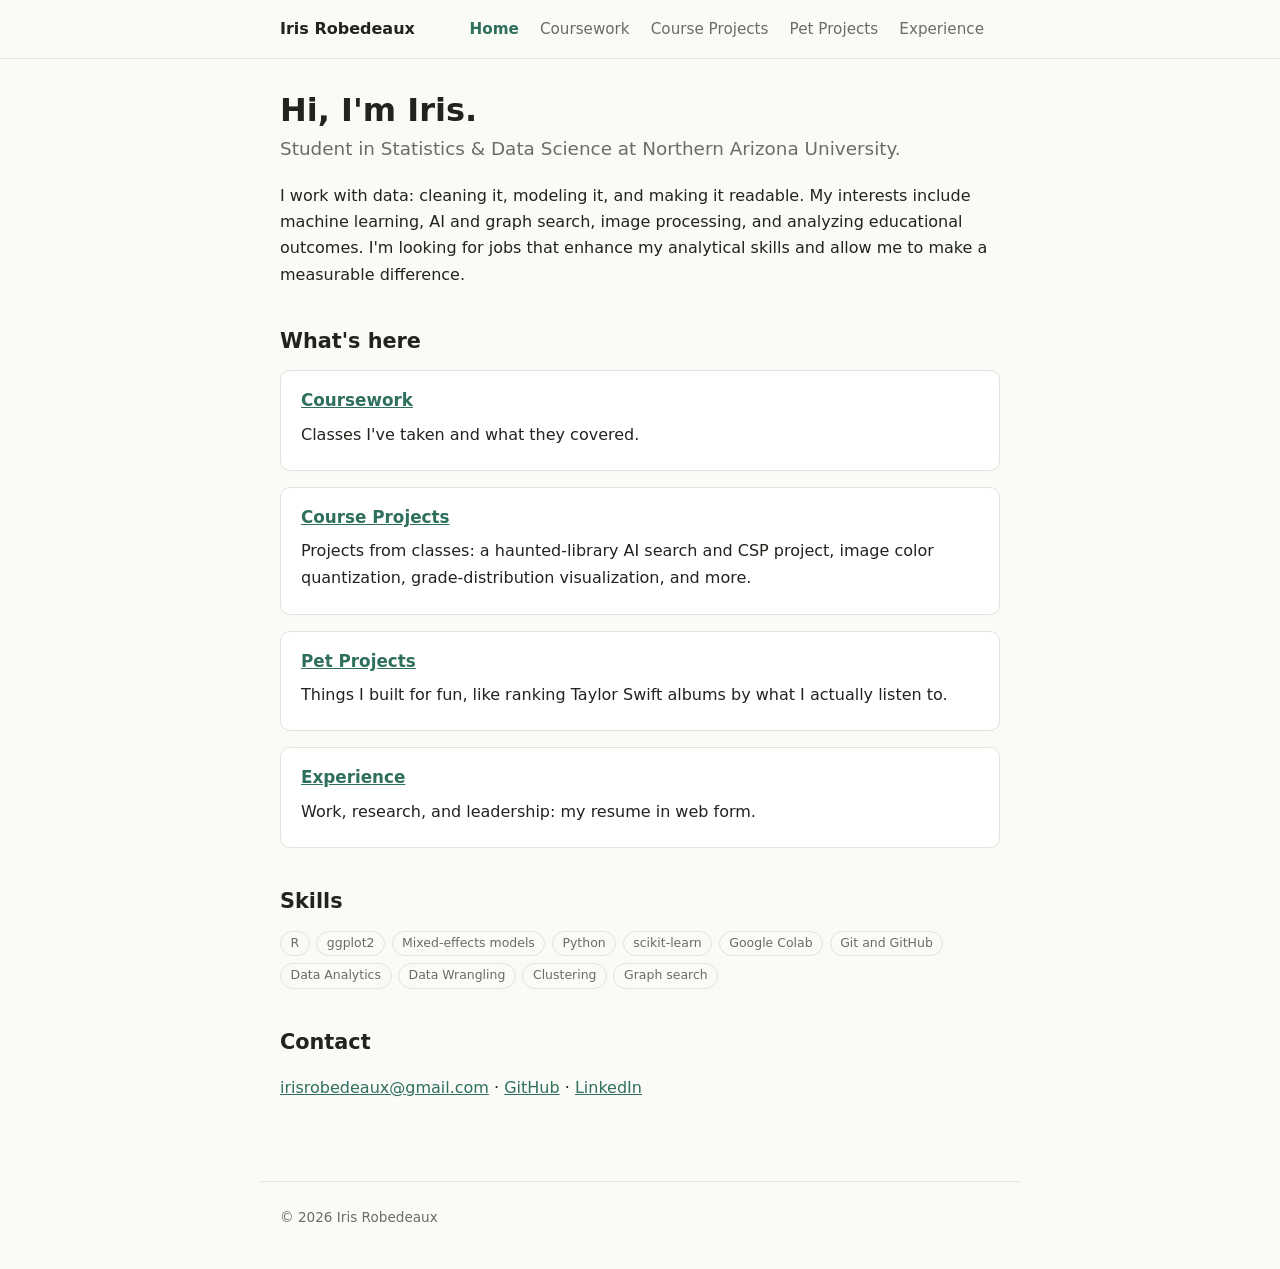
<file: index.html>
<!doctype html>
<html lang="en">
<head>
  <meta charset="utf-8">
  <meta name="viewport" content="width=device-width, initial-scale=1">
  <title>Iris Robedeaux</title>
  <meta name="description" content="Personal site of Iris Robedeaux: coursework, projects, and experience.">
  <link rel="stylesheet" href="style.css">
</head>
<body>
  <header class="site">
    <div class="inner">
      <a class="brand" href="index.html">Iris Robedeaux</a>
      <nav>
        <a href="index.html" aria-current="page">Home</a>
        <a href="coursework.html">Coursework</a>
        <a href="course-projects.html">Course Projects</a>
        <a href="pet-projects.html">Pet Projects</a>
        <a href="experience.html">Experience</a>
      </nav>
    </div>
  </header>

  <main>
    <h1>Hi, I'm Iris.</h1>
    <p class="lead">Student in Statistics & Data Science at Northern Arizona University.

    <p>
      I work with data: cleaning it, modeling it, and making it readable. My interests include
      machine learning, AI and graph search, image processing, and analyzing educational outcomes.
      I'm looking for jobs that enhance my analytical skills and allow me to make a measurable difference.
    </p>

    <h2>What's here</h2>
    <div class="card">
      <h3><a href="coursework.html">Coursework</a></h3>
      <p>Classes I've taken and what they covered.</p>
    </div>
    <div class="card">
      <h3><a href="course-projects.html">Course Projects</a></h3>
      <p>Projects from classes: a haunted-library AI search and CSP project, image color quantization, grade-distribution visualization, and more.</p>
    </div>
    <div class="card">
      <h3><a href="pet-projects.html">Pet Projects</a></h3>
      <p>Things I built for fun, like ranking Taylor Swift albums by what I actually listen to.</p>
    </div>
    <div class="card">
      <h3><a href="experience.html">Experience</a></h3>
      <p>Work, research, and leadership: my resume in web form.</p>
    </div>

    <h2>Skills</h2>
    <div class="tags">
      <span class="tag">R</span>
      <span class="tag">ggplot2</span>
      <span class="tag">Mixed-effects models</span>
      <span class="tag">Python</span>
      <span class="tag">scikit-learn</span>
      <span class="tag">Google Colab</span>
      <span class="tag">Git and GitHub</span>
      <span class="tag">Data Analytics</span>
      <span class="tag">Data Wrangling</span>
      <span class="tag">Clustering</span>
      <span class="tag">Graph search</span>
    </div>

    <h2>Contact</h2>
    <p>
      <a href="mailto:irisrobedeaux@gmail.com">irisrobedeaux@gmail.com</a> ·
      <a href="https://github.com/iris-robedeaux">GitHub</a> ·
      <a href="https://www.linkedin.com/in/iris-robedeaux">LinkedIn</a> 
    </p>
  </main>

  <footer>&copy; 2026 Iris Robedeaux</footer>
</body>
</html>
</file>
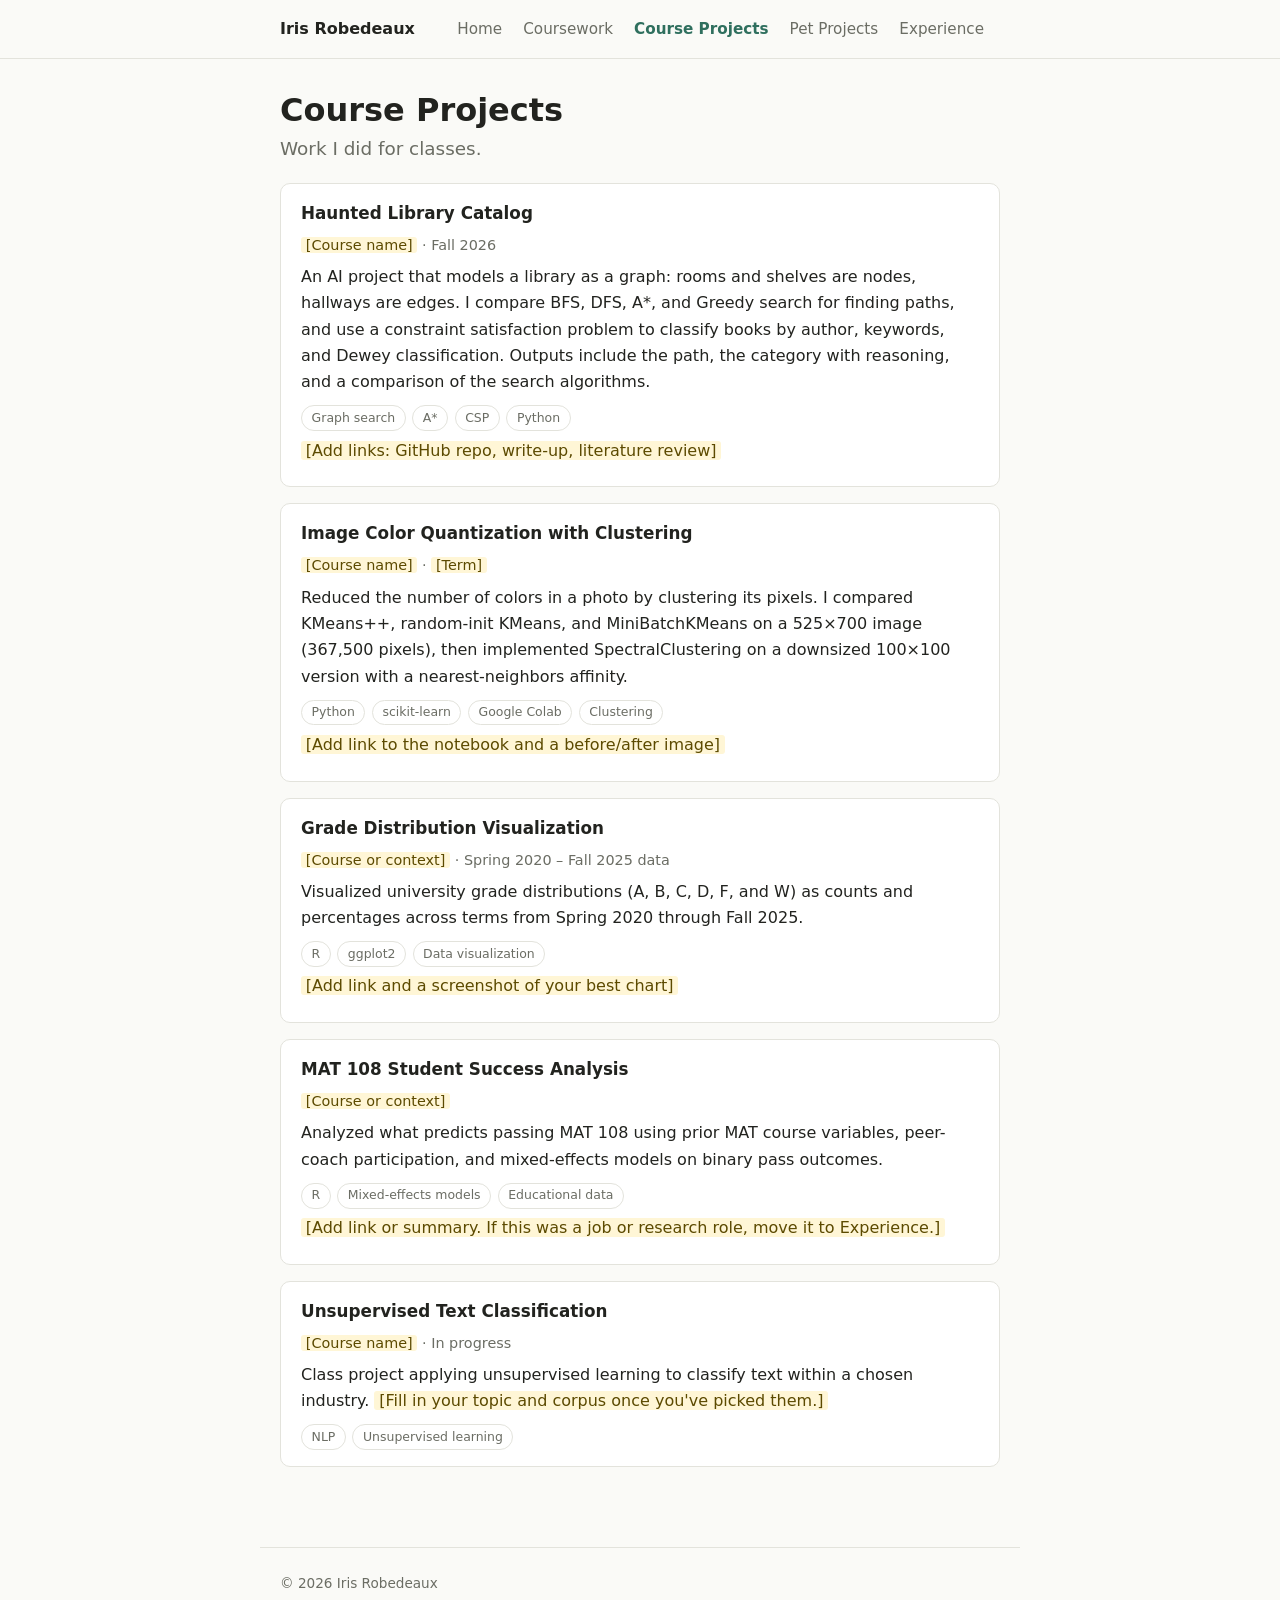
<file: course-projects.html>
<!doctype html>
<html lang="en">
<head>
  <meta charset="utf-8">
  <meta name="viewport" content="width=device-width, initial-scale=1">
  <title>Course Projects · Iris Robedeaux</title>
  <meta name="description" content="Projects Iris Robedeaux built for classes.">
  <link rel="stylesheet" href="style.css">
</head>
<body>
  <header class="site">
    <div class="inner">
      <a class="brand" href="index.html">Iris Robedeaux</a>
      <nav>
        <a href="index.html">Home</a>
        <a href="coursework.html">Coursework</a>
        <a href="course-projects.html" aria-current="page">Course Projects</a>
        <a href="pet-projects.html">Pet Projects</a>
        <a href="experience.html">Experience</a>
      </nav>
    </div>
  </header>

  <main>
    <h1>Course Projects</h1>
    <p class="lead">Work I did for classes.</p>

    <div class="card">
      <h3>Haunted Library Catalog</h3>
      <p class="meta"><span class="todo">[Course name]</span> · Fall 2026</p>
      <p>
        An AI project that models a library as a graph: rooms and shelves are nodes, hallways are edges.
        I compare BFS, DFS, A*, and Greedy search for finding paths, and use a constraint satisfaction
        problem to classify books by author, keywords, and Dewey classification. Outputs include the
        path, the category with reasoning, and a comparison of the search algorithms.
      </p>
      <div class="tags">
        <span class="tag">Graph search</span><span class="tag">A*</span><span class="tag">CSP</span><span class="tag">Python</span>
      </div>
      <p><span class="todo">[Add links: GitHub repo, write-up, literature review]</span></p>
    </div>

    <div class="card">
      <h3>Image Color Quantization with Clustering</h3>
      <p class="meta"><span class="todo">[Course name]</span> · <span class="todo">[Term]</span></p>
      <p>
        Reduced the number of colors in a photo by clustering its pixels. I compared KMeans++, random-init
        KMeans, and MiniBatchKMeans on a 525×700 image (367,500 pixels), then implemented SpectralClustering
        on a downsized 100×100 version with a nearest-neighbors affinity.
      </p>
      <div class="tags">
        <span class="tag">Python</span><span class="tag">scikit-learn</span><span class="tag">Google Colab</span><span class="tag">Clustering</span>
      </div>
      <p><span class="todo">[Add link to the notebook and a before/after image]</span></p>
    </div>

    <div class="card">
      <h3>Grade Distribution Visualization</h3>
      <p class="meta"><span class="todo">[Course or context]</span> · Spring 2020 – Fall 2025 data</p>
      <p>
        Visualized university grade distributions (A, B, C, D, F, and W) as counts and percentages across
        terms from Spring 2020 through Fall 2025.
      </p>
      <div class="tags">
        <span class="tag">R</span><span class="tag">ggplot2</span><span class="tag">Data visualization</span>
      </div>
      <p><span class="todo">[Add link and a screenshot of your best chart]</span></p>
    </div>

    <div class="card">
      <h3>MAT 108 Student Success Analysis</h3>
      <p class="meta"><span class="todo">[Course or context]</span></p>
      <p>
        Analyzed what predicts passing MAT 108 using prior MAT course variables, peer-coach participation,
        and mixed-effects models on binary pass outcomes.
      </p>
      <div class="tags">
        <span class="tag">R</span><span class="tag">Mixed-effects models</span><span class="tag">Educational data</span>
      </div>
      <p><span class="todo">[Add link or summary. If this was a job or research role, move it to Experience.]</span></p>
    </div>

    <div class="card">
      <h3>Unsupervised Text Classification</h3>
      <p class="meta"><span class="todo">[Course name]</span> · In progress</p>
      <p>
        Class project applying unsupervised learning to classify text within a chosen industry.
        <span class="todo">[Fill in your topic and corpus once you've picked them.]</span>
      </p>
      <div class="tags">
        <span class="tag">NLP</span><span class="tag">Unsupervised learning</span>
      </div>
    </div>
  </main>

  <footer>&copy; 2026 Iris Robedeaux</footer>
</body>
</html>
</file>
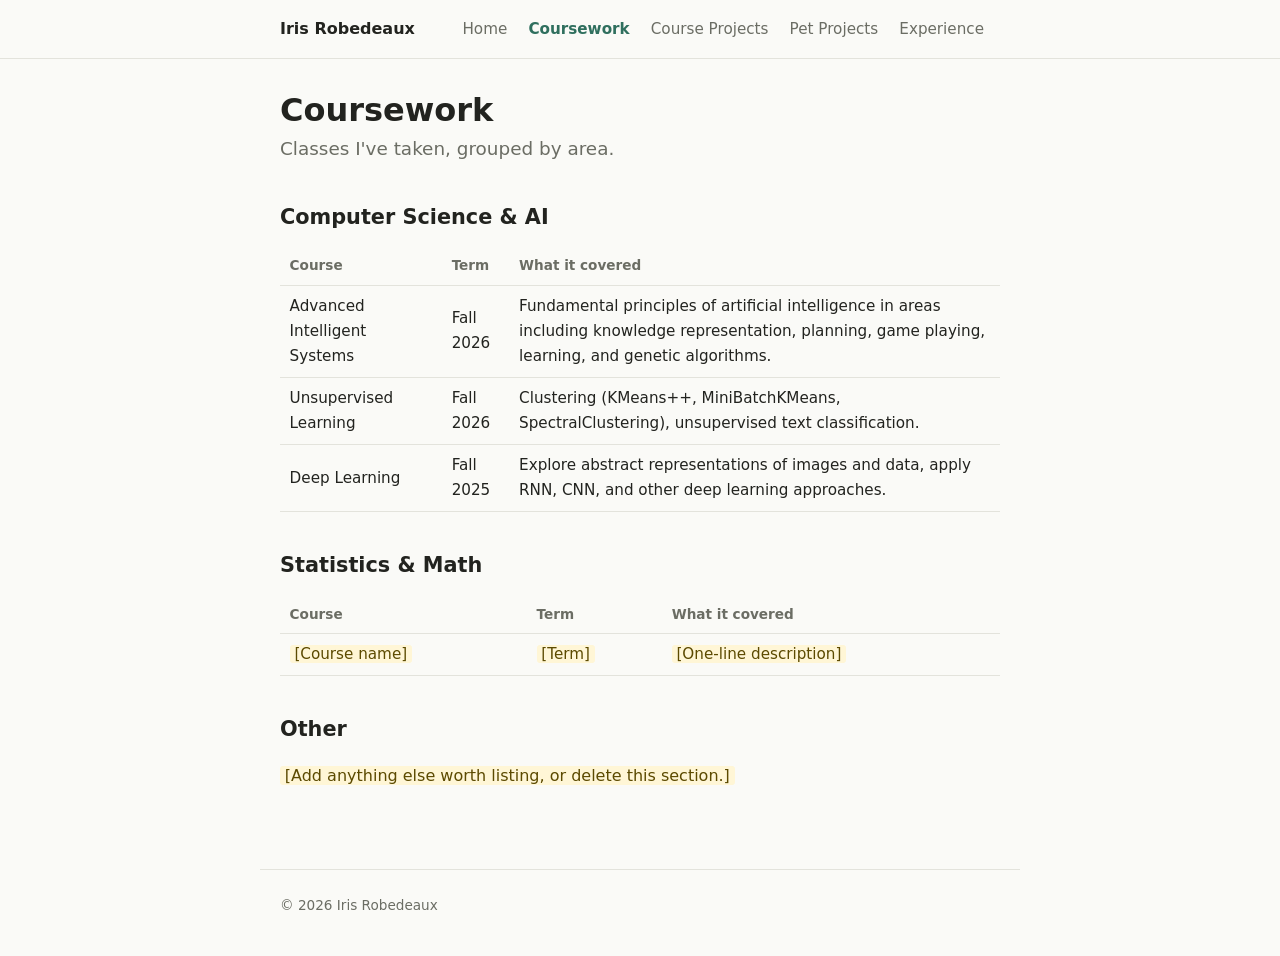
<file: coursework.html>
<!doctype html>
<html lang="en">
<head>
  <meta charset="utf-8">
  <meta name="viewport" content="width=device-width, initial-scale=1">
  <title>Coursework · Iris Robedeaux</title>
  <meta name="description" content="Courses Iris Robedeaux has taken.">
  <link rel="stylesheet" href="style.css">
</head>
<body>
  <header class="site">
    <div class="inner">
      <a class="brand" href="index.html">Iris Robedeaux</a>
      <nav>
        <a href="index.html">Home</a>
        <a href="coursework.html" aria-current="page">Coursework</a>
        <a href="course-projects.html">Course Projects</a>
        <a href="pet-projects.html">Pet Projects</a>
        <a href="experience.html">Experience</a>
      </nav>
    </div>
  </header>

  <main>
    <h1>Coursework</h1>
    <p class="lead">Classes I've taken, grouped by area.</p>

    <h2>Computer Science &amp; AI</h2>
    <table class="courses">
      <thead><tr><th>Course</th><th>Term</th><th>What it covered</th></tr></thead>
      <tbody>
        <tr>
          <td>Advanced Intelligent Systems</td>
          <td>Fall 2026</td>
          <td>Fundamental principles of artificial intelligence in areas including knowledge representation, planning, game playing, learning, and genetic algorithms.</td>
        </tr>
        <tr>
          <td>Unsupervised Learning</td>
          <td>Fall 2026</td>
          <td>Clustering (KMeans++, MiniBatchKMeans, SpectralClustering), unsupervised text classification.</td>
        </tr>
        <tr>
          <td>Deep Learning</td>
          <td>Fall 2025</td>
          <td>Explore abstract representations of images and data, apply RNN, CNN, and other deep learning approaches.</td>
        </tr>
      </tbody>
    </table>

    <h2>Statistics &amp; Math</h2>
    <table class="courses">
      <thead><tr><th>Course</th><th>Term</th><th>What it covered</th></tr></thead>
      <tbody>
        <tr>
          <td><span class="todo">[Course name]</span></td>
          <td><span class="todo">[Term]</span></td>
          <td><span class="todo">[One-line description]</span></td>
        </tr>
      </tbody>
    </table>

    <h2>Other</h2>
    <p><span class="todo">[Add anything else worth listing, or delete this section.]</span></p>
  </main>

  <footer>&copy; 2026 Iris Robedeaux</footer>
</body>
</html>
</file>
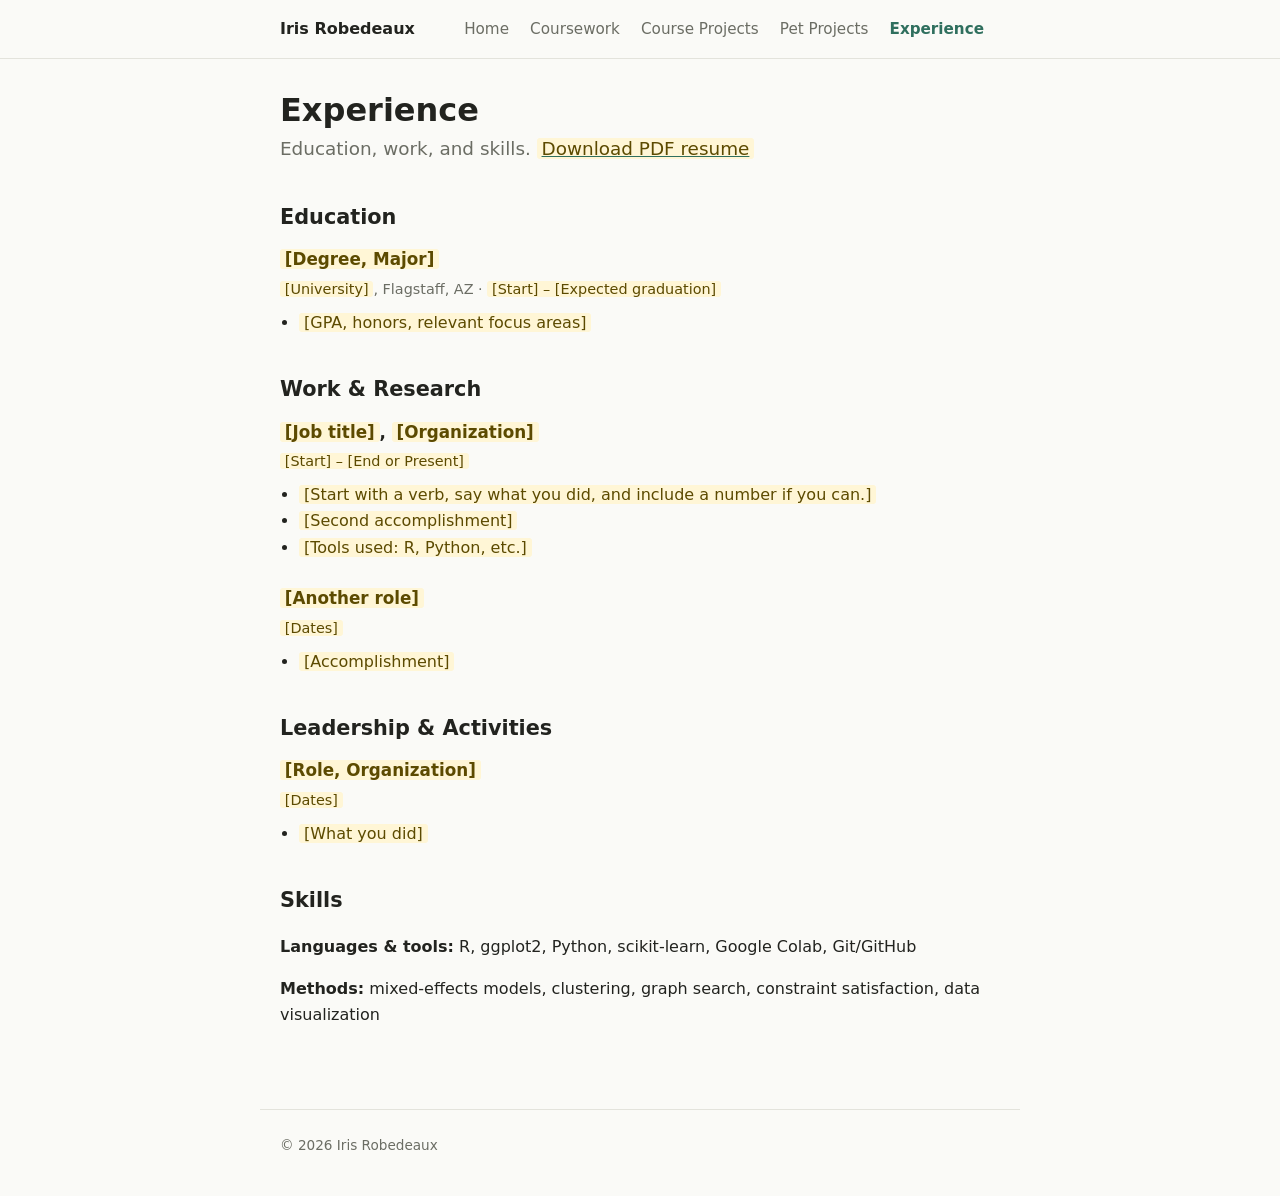
<file: experience.html>
<!doctype html>
<html lang="en">
<head>
  <meta charset="utf-8">
  <meta name="viewport" content="width=device-width, initial-scale=1">
  <title>Experience · Iris Robedeaux</title>
  <meta name="description" content="Resume of Iris Robedeaux: education, experience, skills.">
  <link rel="stylesheet" href="style.css">
</head>
<body>
  <header class="site">
    <div class="inner">
      <a class="brand" href="index.html">Iris Robedeaux</a>
      <nav>
        <a href="index.html">Home</a>
        <a href="coursework.html">Coursework</a>
        <a href="course-projects.html">Course Projects</a>
        <a href="pet-projects.html">Pet Projects</a>
        <a href="experience.html" aria-current="page">Experience</a>
      </nav>
    </div>
  </header>

  <main>
    <h1>Experience</h1>
    <p class="lead">Education, work, and skills. <a href="resume.pdf"><span class="todo">Download PDF resume</span></a></p>

    <h2>Education</h2>
    <div class="timeline-item">
      <h3><span class="todo">[Degree, Major]</span></h3>
      <p class="meta"><span class="todo">[University]</span>, Flagstaff, AZ · <span class="todo">[Start] – [Expected graduation]</span></p>
      <ul>
        <li><span class="todo">[GPA, honors, relevant focus areas]</span></li>
      </ul>
    </div>

    <h2>Work &amp; Research</h2>
    <div class="timeline-item">
      <h3><span class="todo">[Job title]</span>, <span class="todo">[Organization]</span></h3>
      <p class="meta"><span class="todo">[Start] – [End or Present]</span></p>
      <ul>
        <li><span class="todo">[Start with a verb, say what you did, and include a number if you can.]</span></li>
        <li><span class="todo">[Second accomplishment]</span></li>
        <li><span class="todo">[Tools used: R, Python, etc.]</span></li>
      </ul>
    </div>
    <div class="timeline-item">
      <h3><span class="todo">[Another role]</span></h3>
      <p class="meta"><span class="todo">[Dates]</span></p>
      <ul>
        <li><span class="todo">[Accomplishment]</span></li>
      </ul>
    </div>

    <h2>Leadership &amp; Activities</h2>
    <div class="timeline-item">
      <h3><span class="todo">[Role, Organization]</span></h3>
      <p class="meta"><span class="todo">[Dates]</span></p>
      <ul>
        <li><span class="todo">[What you did]</span></li>
      </ul>
    </div>

    <h2>Skills</h2>
    <p><strong>Languages &amp; tools:</strong> R, ggplot2, Python, scikit-learn, Google Colab, Git/GitHub</p>
    <p><strong>Methods:</strong> mixed-effects models, clustering, graph search, constraint satisfaction, data visualization</p>
  </main>

  <footer>&copy; 2026 Iris Robedeaux</footer>
</body>
</html>
</file>
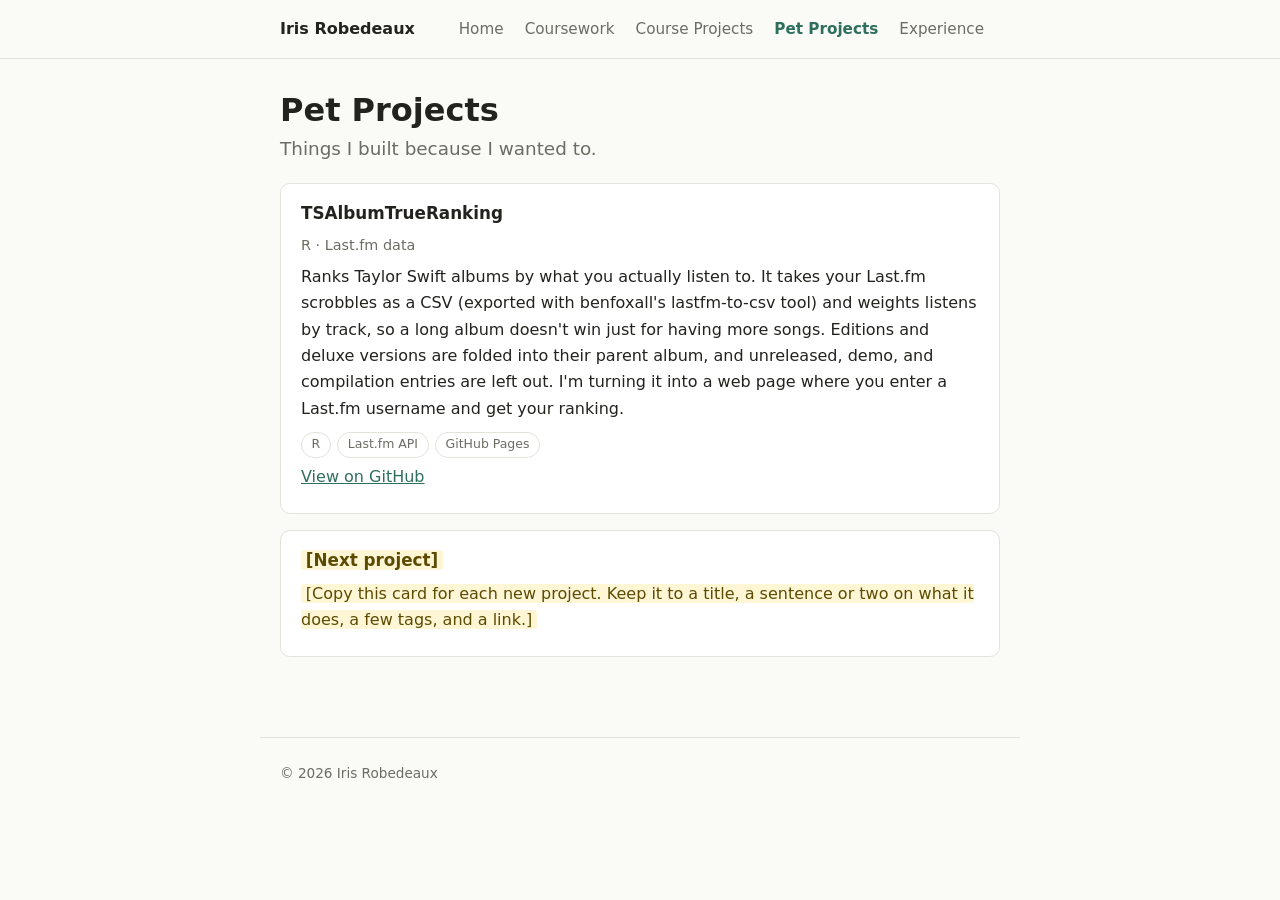
<file: pet-projects.html>
<!doctype html>
<html lang="en">
<head>
  <meta charset="utf-8">
  <meta name="viewport" content="width=device-width, initial-scale=1">
  <title>Pet Projects · Iris Robedeaux</title>
  <meta name="description" content="Side projects Iris Robedeaux built for fun.">
  <link rel="stylesheet" href="style.css">
</head>
<body>
  <header class="site">
    <div class="inner">
      <a class="brand" href="index.html">Iris Robedeaux</a>
      <nav>
        <a href="index.html">Home</a>
        <a href="coursework.html">Coursework</a>
        <a href="course-projects.html">Course Projects</a>
        <a href="pet-projects.html" aria-current="page">Pet Projects</a>
        <a href="experience.html">Experience</a>
      </nav>
    </div>
  </header>

  <main>
    <h1>Pet Projects</h1>
    <p class="lead">Things I built because I wanted to.</p>

    <div class="card">
      <h3>TSAlbumTrueRanking</h3>
      <p class="meta">R · Last.fm data</p>
      <p>
        Ranks Taylor Swift albums by what you actually listen to. It takes your Last.fm scrobbles as a CSV
        (exported with benfoxall's lastfm-to-csv tool) and weights listens by track, so a long album doesn't
        win just for having more songs. Editions and deluxe versions are folded into their parent album, and
        unreleased, demo, and compilation entries are left out. I'm turning it into a web page where you enter
        a Last.fm username and get your ranking.
      </p>
      <div class="tags">
        <span class="tag">R</span><span class="tag">Last.fm API</span><span class="tag">GitHub Pages</span>
      </div>
      <p><a href="https://github.com/iris-robedeaux/TSAlbumTrueRanking">View on GitHub</a></p>
    </div>

    <div class="card">
      <h3><span class="todo">[Next project]</span></h3>
      <p><span class="todo">[Copy this card for each new project. Keep it to a title, a sentence or two on what it does, a few tags, and a link.]</span></p>
    </div>
  </main>

  <footer>&copy; 2026 Iris Robedeaux</footer>
</body>
</html>
</file>
<file: style.css>
:root {
  --bg: #fafaf7;
  --fg: #22231f;
  --muted: #6b6d64;
  --accent: #2f6f5e;
  --card: #ffffff;
  --border: #e3e3dc;
}

@media (prefers-color-scheme: dark) {
  :root {
    --bg: #171815;
    --fg: #ecece6;
    --muted: #a0a29a;
    --accent: #7cc4ad;
    --card: #1f201c;
    --border: #33342e;
  }
}

* { box-sizing: border-box; }

body {
  margin: 0;
  background: var(--bg);
  color: var(--fg);
  font-family: system-ui, -apple-system, "Segoe UI", Roboto, sans-serif;
  line-height: 1.65;
}

header.site {
  border-bottom: 1px solid var(--border);
}

header.site .inner {
  max-width: 760px;
  margin: 0 auto;
  padding: 1rem 1.25rem;
  display: flex;
  flex-wrap: wrap;
  gap: 0.5rem 1.5rem;
  align-items: baseline;
  justify-content: space-between;
}

header.site .brand {
  font-weight: 700;
  color: var(--fg);
  text-decoration: none;
}

nav a {
  color: var(--muted);
  text-decoration: none;
  margin-right: 1rem;
  font-size: 0.95rem;
}

nav a:hover,
nav a[aria-current="page"] {
  color: var(--accent);
}

nav a[aria-current="page"] {
  font-weight: 600;
}

main {
  max-width: 760px;
  margin: 0 auto;
  padding: 2rem 1.25rem 4rem;
}

h1 { font-size: 2rem; margin: 0 0 0.25rem; line-height: 1.2; }
h2 { font-size: 1.3rem; margin: 2.25rem 0 0.75rem; }
h3 { font-size: 1.05rem; margin: 0 0 0.25rem; }

.lead { font-size: 1.15rem; color: var(--muted); margin-top: 0.25rem; }
.meta { color: var(--muted); font-size: 0.9rem; margin: 0 0 0.5rem; }

a { color: var(--accent); }

.card {
  background: var(--card);
  border: 1px solid var(--border);
  border-radius: 10px;
  padding: 1rem 1.25rem;
  margin: 0 0 1rem;
}

.card p { margin: 0.4rem 0; }

.tags { display: flex; flex-wrap: wrap; gap: 0.4rem; margin-top: 0.6rem; }

.tag {
  font-size: 0.78rem;
  color: var(--muted);
  border: 1px solid var(--border);
  border-radius: 999px;
  padding: 0.1rem 0.6rem;
}

.timeline-item { margin-bottom: 1.5rem; }
.timeline-item ul { margin: 0.4rem 0 0; padding-left: 1.2rem; }

table.courses {
  width: 100%;
  border-collapse: collapse;
  font-size: 0.95rem;
}

table.courses th,
table.courses td {
  text-align: left;
  padding: 0.5rem 0.6rem;
  border-bottom: 1px solid var(--border);
}

table.courses th { color: var(--muted); font-weight: 600; font-size: 0.85rem; }

.todo {
  background: #fff6d6;
  color: #5c4a00;
  padding: 0 0.3rem;
  border-radius: 3px;
}

@media (prefers-color-scheme: dark) {
  .todo { background: #4a3f12; color: #ffe9a0; }
}

footer {
  max-width: 760px;
  margin: 0 auto;
  padding: 1.5rem 1.25rem 2.5rem;
  color: var(--muted);
  font-size: 0.85rem;
  border-top: 1px solid var(--border);
}
</file>
